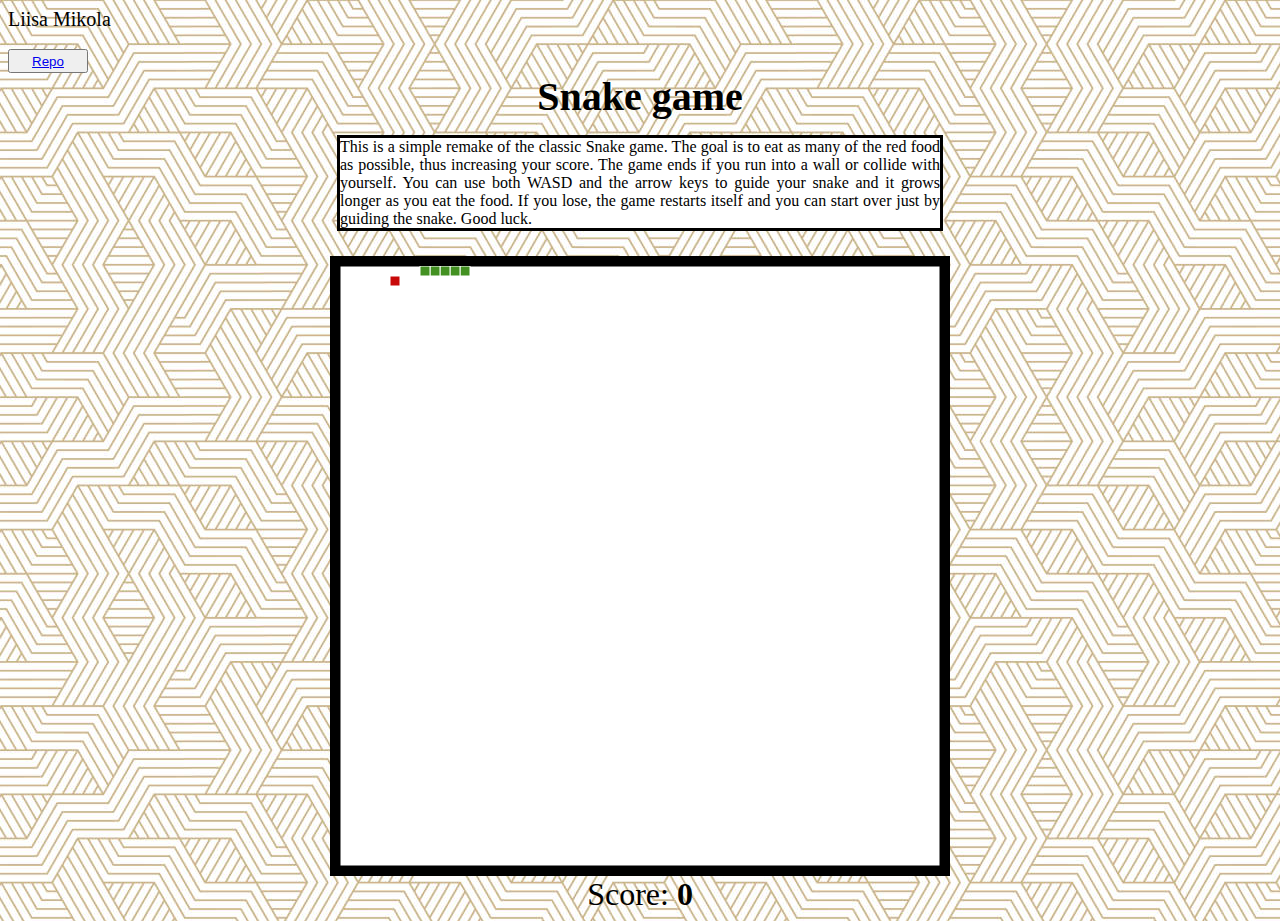
<file: 2-kodutoo/index.html>
<!DOCTYPE html>
<html lang="en">
<head>
    <meta charset="UTF-8">
    <meta http-equiv="X-UA-Compatible" content="IE=edge">
    <meta name="viewport" content="width=device-width, initial-scale=1.0">
    <title>Snake game</title>
    <link rel="stylesheet" href="style.css">
</head>
<body>
    <div>
        <span id="name">Liisa Mikola</span>
        <br>
        <br>
        <button><a href="https://github.com/liismik/2-kodutoo">Repo</a></button>
        <h1>Snake game</h1>
        <div id="guide">
        <span>
            This is a simple remake of the classic Snake game. 
            The goal is to eat as many of the red food as possible, thus increasing your score. 
            The game ends if you run into a wall or collide with yourself. 
            You can use both WASD and the arrow keys to guide your snake and it grows longer as you eat the food.
            If you lose, the game restarts itself and you can start over just by guiding the snake. Good luck.
        </span>
        </div>
        <div id="container">
            <canvas id="canvas" width="600" height="600"></canvas>
            <span>Score: <b id="score">0</b></span>
        </div>
    </div>
    <script src="https://ajax.googleapis.com/ajax/libs/jquery/3.5.1/jquery.min.js"></script>
    <script src="script.js"></script>
</body>
</html>
</file>
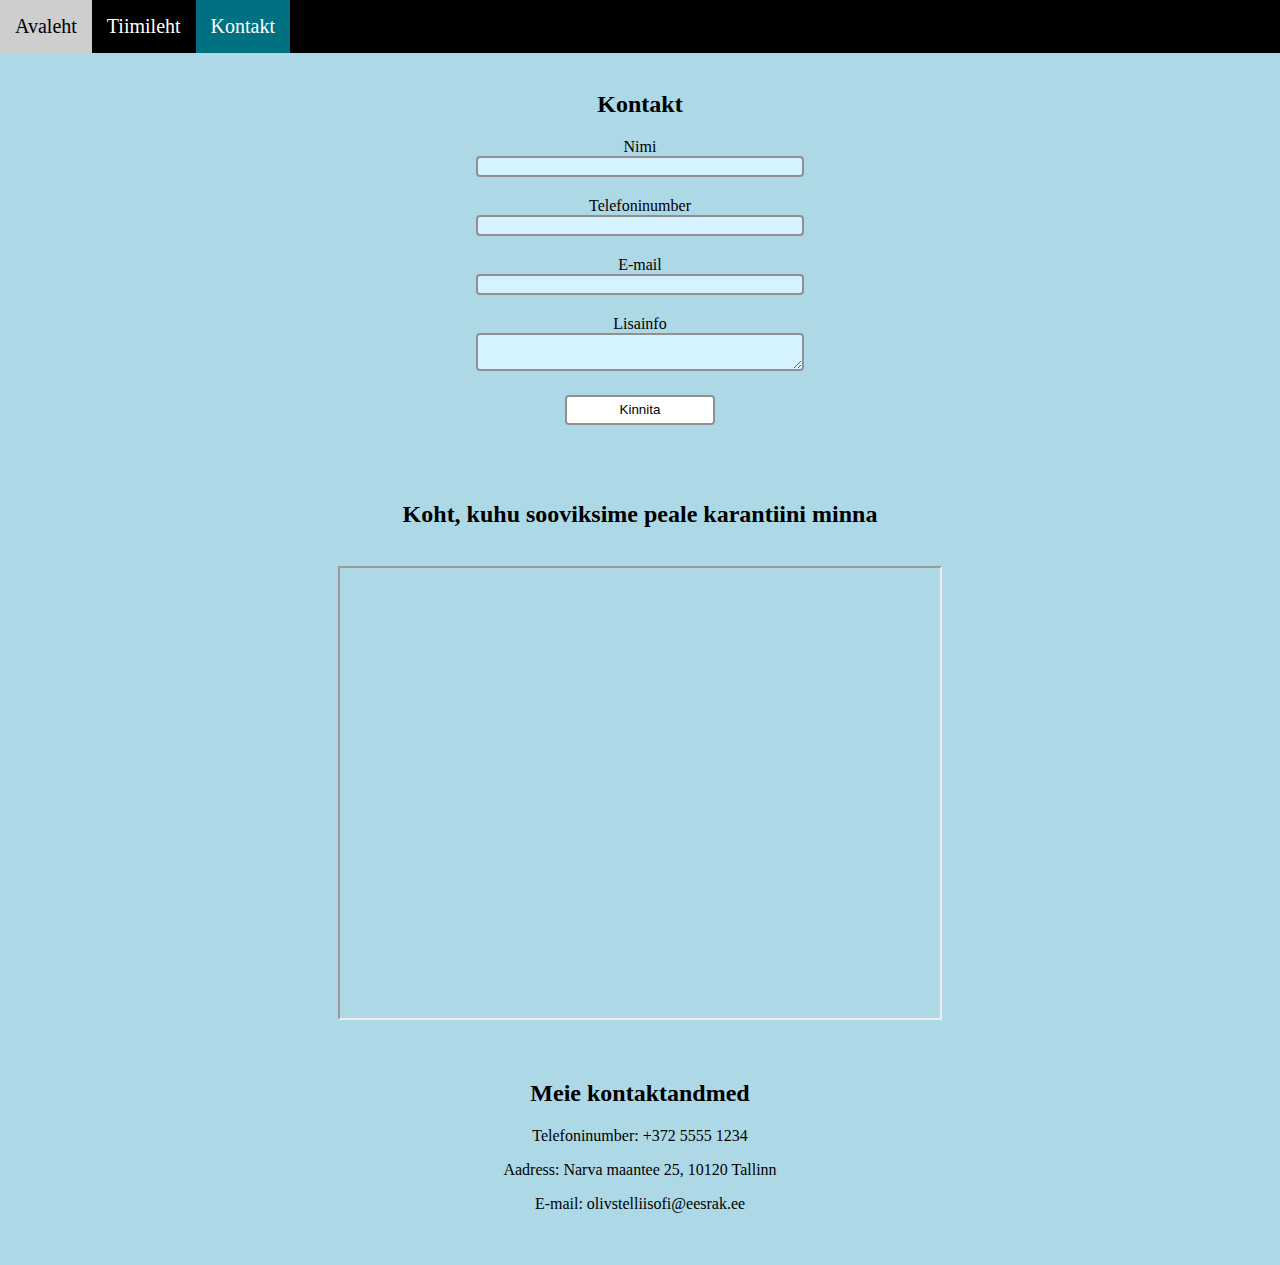
<file: 1-grupitoo/contactpage.html>
<!DOCTYPE html>
<html lang="en">
<head>
    <meta charset="UTF-8">
    <meta http-equiv="X-UA-Compatible" content="IE=edge">
    <meta name="viewport" content="width=device-width, initial-scale=1.0">
    <title>Kontakt</title>
    <link rel="stylesheet" href="contactpage.css">
    <link rel="stylesheet" href="menu.css">
    <script src="contactpage.js"></script>
    <script src="https://ajax.googleapis.com/ajax/libs/jquery/3.3.1/jquery.min.js"></script>
</head>
<body>
    <div class="menu" id="menuID">
        <a href="mainpage.html">Avaleht</a>
        <a href="team.html">Tiimileht</a>
        <a href="contactpage.html" class="active">Kontakt</a>
    </div>
    <div>
        <br>
        <h2>Kontakt</h2>
        <div class="error" id="div_error"></div>
        <div class="success"></div>
        <form id="user_info" method="post" action="" onsubmit="return formValidation()">
            <div id="user_cell">
                <label for="name">Nimi</label>
                <br>
                <input type="text" id="name" name="name"></input>
            </div>
            <div id="user_cell">        
                <label for="tel">Telefoninumber</label>
                <br>
                <input type="tel" id="tel" name="tel"></input>
            </div>
            <div id="user_cell">
                <label for="email">E-mail</label>
                <br>
                <input type="email" id="email" name="email"></label>
            </div>
            <div id="user_cell">
                <label for="textbox">Lisainfo</label>
                <br>
                <textarea id="textarea" name="textarea" form="user"></textarea>
            </div>
            <div id="user_cell">
                <button id="user_submit" type="submit">Kinnita</button>
            </div>
        </form>
    </div>
    <div id="map">
        <br>
        <br>
        <h2>Koht, kuhu sooviksime peale karantiini minna</h2>
        <br>
        <iframe src="https://www.google.com/maps/embed?pb=!1m18!1m12!1m3!1d414895.2111496369!2d139.46068054017593!3d35.667919120148376!2m3!1f0!2f0!3f0!3m2!1i1024!2i768!4f13.1!3m3!1m2!1s0x60188b857628235d%3A0xcdd8aef709a2b520!2zVMWNa3nFjSwgVMWNa3nFjSBwcmVmZWt0dXVyLCBKYWFwYW4!5e0!3m2!1set!2see!4v1619098098312!5m2!1set!2see" width="600" height="450" allowfullscreen="" loading="lazy"></iframe>
    </div>
    <div id="contact">
        <br>
        <br>
        <h2>Meie kontaktandmed</h2>
        <p>Telefoninumber: +372 5555 1234</p>
        <p>Aadress: Narva maantee 25, 10120 Tallinn</p>
        <p>E-mail: olivstelliisofi@eesrak.ee</p>
        <br>
        <br>
    </div>
</body>
</html>
</file>
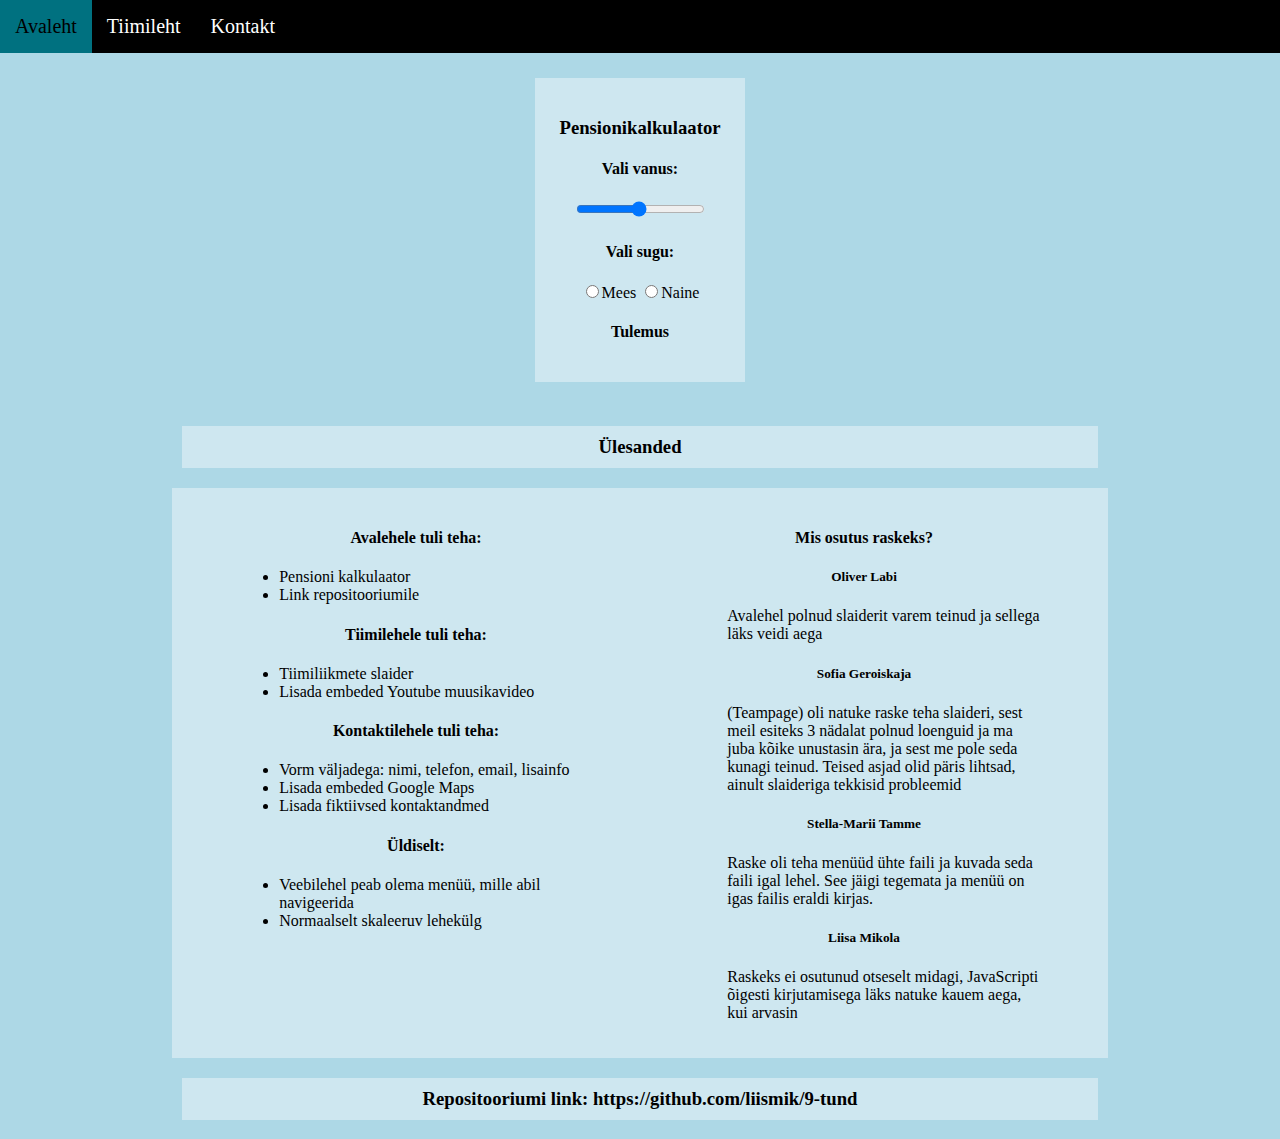
<file: 1-grupitoo/mainpage.html>
<!DOCTYPE html>
<html lang="en">
<head>
    <meta charset="UTF-8">
    <meta http-equiv="X-UA-Compatible" content="IE=edge">
    <meta name="viewport" content="width=device-width, initial-scale=1.0">
    <script src="https://code.jquery.com/jquery-3.6.0.js" integrity="sha256-H+K7U5CnXl1h5ywQfKtSj8PCmoN9aaq30gDh27Xc0jk=" crossorigin="anonymous"></script>
    <link rel="stylesheet" href="mainpage.css">
    <link rel="stylesheet" href="menu.css">
    <script src="mainpage.js" defer></script>
    <title>Avaleht</title>
</head>
<body>
    <div class="menu" id="menuID">
        <a href="mainpage.html" class="active">Avaleht</a>
        <a href="team.html">Tiimileht</a>
        <a href="contactpage.html">Kontakt</a>
    </div>
    <div id="mainPage">
        <div id="ageSliderBox">
            <h3>Pensionikalkulaator</h3>
            <h4>Vali vanus:</h4>
            <div id="age"></div>
            <input type="range" min="1" max="100" value="50" id="ageRange">
            <h4>Vali sugu:</h4>
            <div id="gender">
                <input type="radio" name="gender" value="male">Mees
                <input type="radio" name="gender" value="female">Naine
            </div>
            <h4>Tulemus</h4>
            <div id="resultText"></div>
            <div id="resultNumber"></div>
        </div>
        <div id="exerciseTitle"><h3>Ülesanded</h3></div>
        <div id="exercises">
            <div id="exerciseList">
                <div id="frontPageExercises">
                    <h4>Avalehele tuli teha:</h4>
                    <ul>
                        <li>Pensioni kalkulaator</li>
                        <li>Link repositooriumile</li>
                    </ul>
                </div>
                <div id="teamPageExercises">
                    <h4>Tiimilehele tuli teha:</h4>
                    <ul>
                        <li>Tiimiliikmete slaider</li>
                        <li>Lisada embeded Youtube muusikavideo</li>
                    </ul>
                </div>
                <div id="contactPageExercises">
                    <h4>Kontaktilehele tuli teha:</h4>
                    <ul>
                        <li>Vorm väljadega: nimi, telefon, email, lisainfo</li>
                        <li>Lisada embeded Google Maps</li>
                        <li>Lisada fiktiivsed kontaktandmed</li>
                    </ul>
                </div>
                <div id="overallExercises">
                    <h4>Üldiselt:</h4>
                    <ul>
                        <li>Veebilehel peab olema menüü, mille abil navigeerida</li>
                        <li>Normaalselt skaleeruv lehekülg</li>
                    </ul>
                </div>
            </div>
            <div id="hardExerciseList">
                <h4>Mis osutus raskeks?</h4>
                <h5>Oliver Labi</h5>
                <ul>
                    <p>Avalehel polnud slaiderit varem teinud ja sellega läks veidi aega</p>
                </ul>
                <h5>Sofia Geroiskaja</h5>
                <ul>
                    <p>(Teampage) oli natuke raske teha slaideri, sest meil esiteks 3 nädalat polnud loenguid ja ma juba kõike unustasin ära, ja sest me pole seda kunagi teinud. Teised asjad olid päris lihtsad, ainult slaideriga tekkisid probleemid</p>
                </ul>
                <h5>Stella-Marii Tamme</h5>
                <ul>
                    <p>Raske oli teha menüüd ühte faili ja kuvada seda faili igal lehel. See jäigi tegemata ja menüü on igas failis eraldi kirjas.</p>
                </ul>
                <h5>Liisa Mikola</h5>
                <ul>
                    <p>Raskeks ei osutunud otseselt midagi, JavaScripti õigesti kirjutamisega läks natuke kauem aega, kui arvasin</p>
                </ul>
            </div>
        </div>
        <div id="repoLink"><h3>Repositooriumi link: https://github.com/liismik/9-tund</h3></div>
        
    </div>
</body>
</html>
</file>
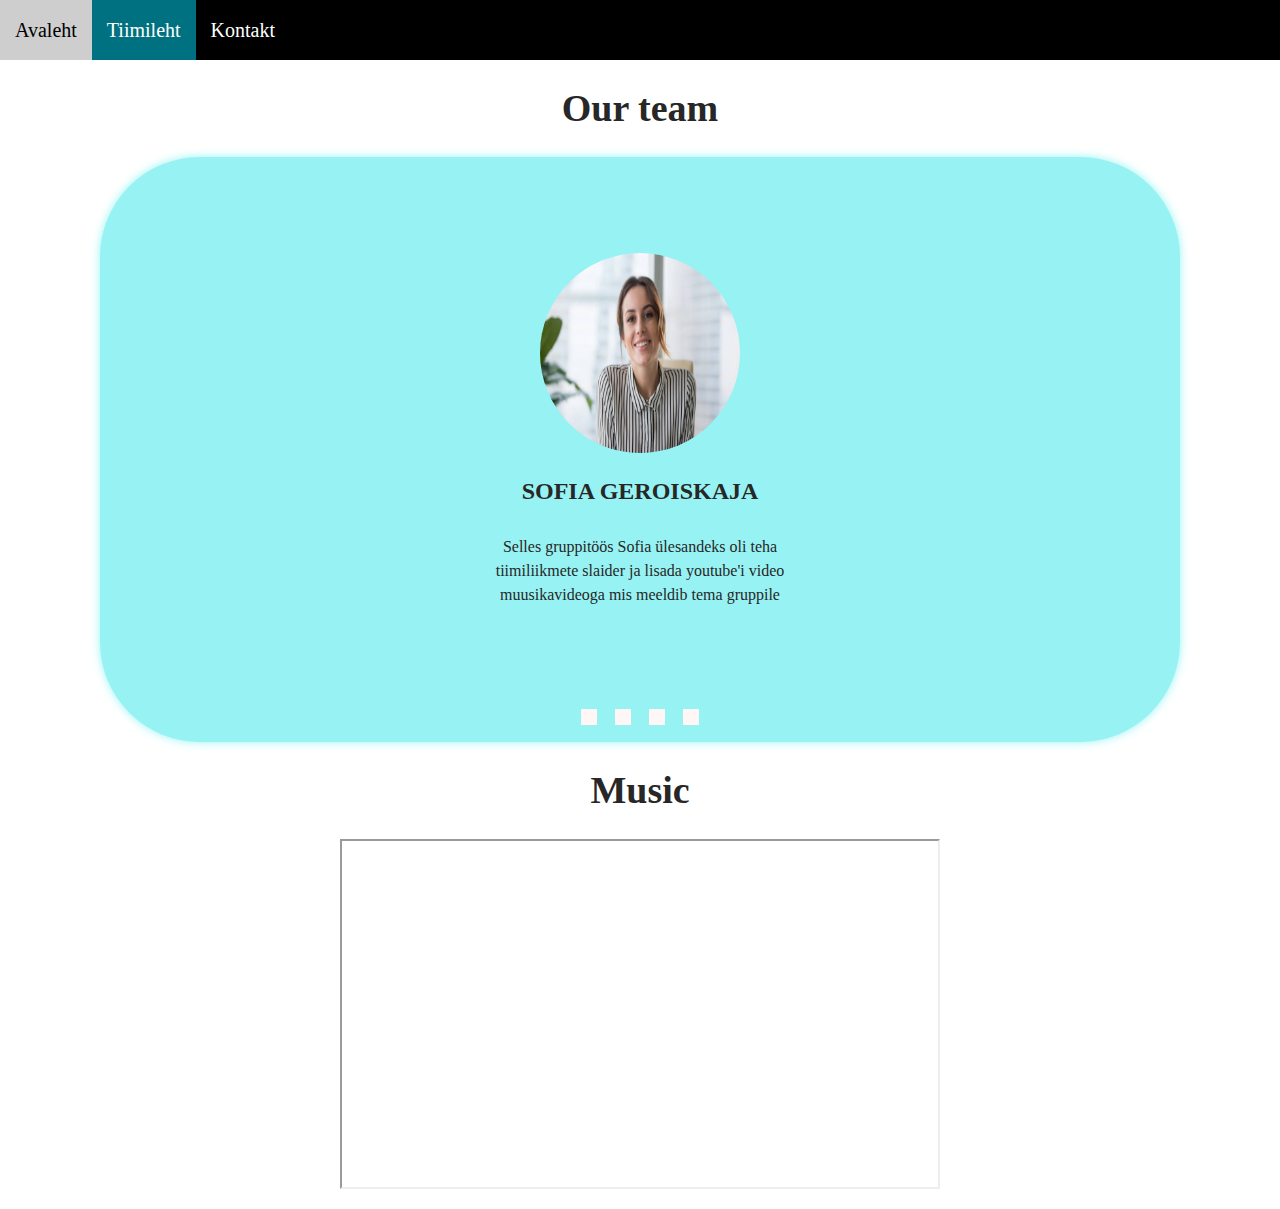
<file: 1-grupitoo/team.html>
<!DOCTYPE html>
<html lang="en">
<head>
  <meta charset="UTF-8">
  <meta http-equiv="X-UA-Compatible" content="IE=edge">
  <meta name="viewport" content="width=device-width, initial-scale=1.0">
  <link rel="stylesheet" href="team.css">
  <link rel="stylesheet" href="menu.css">
  <title>Our team</title>
</head>
<body>
  <div class="menu" id="menuID">
    <a href="mainpage.html">Avaleht</a>
    <a href="team.html" class="active">Tiimileht</a>
    <a href="contactpage.html">Kontakt</a>
  </div>
  <h1>Our team</h1>
  <div class="wrapper">
    <input type="radio" name="slider" title="slide1" checked="checked" class="btn"/>
    <input type="radio" name="slider" title="slide2" class="btn"/>
    <input type="radio" name="slider" title="slide3" class="btn"/>
    <input type="radio" name="slider" title="slide4" class="btn"/>
    <div class="slider">
      <div class="slide">
        <img src="113.jpg" alt="Esimene">
        <h2 class="name">Sofia Geroiskaja</h2>
        <p class="info">Selles gruppitöös Sofia ülesandeks oli teha tiimiliikmete slaider ja lisada youtube'i video muusikavideoga mis meeldib tema gruppile</p>
      </div>
      <div class="slide">
        <img src="114.jpg" alt="Teine">
        <h2 class="name">Liisa Mikola</h2>
        <p class="info">Olen 20 aastane neiu, kes õpib ülikoolis informaatikat ning töötab Front-End arendajana Jaapanis asuvas firmas Zunda Inc. Tegelen igapäevaselt arvutite ning arvutimängudega.</p>
      </div>
      <div class="slide">
        <img src="11.jpg" alt="Kolmas">
        <h2 class="name">Oliver Labi</h2>
        <p class="info">Ma olen 20 aastane informaatika üliõpilane Rakverest. Mind on terve elu huvitanud arvutisüsteemid ning nende võimalused. Olen positiivne ning optimistlik ja näen, et informaatika eriala on täpselt õige valik tulevikuks.</p>
      </div>
      <div class="slide">
        <img src="112.jpg" alt="Neljas">
        <h2 class="name">Stella-Marii Tamme</h2>
        <p class="info">Stella-Marii ülesandeks selles grupitöös oli teha menüü, mille abil lehtede vahel navigeerida.</p>
      </div>
    </div>
  </div>

  <h1>Music</h1>
  <div class="y_video">
  <iframe src="https://www.youtube.com/embed/sTKhsuz52Q8">
  </iframe>
  </div>
</body>
</html>
</file>
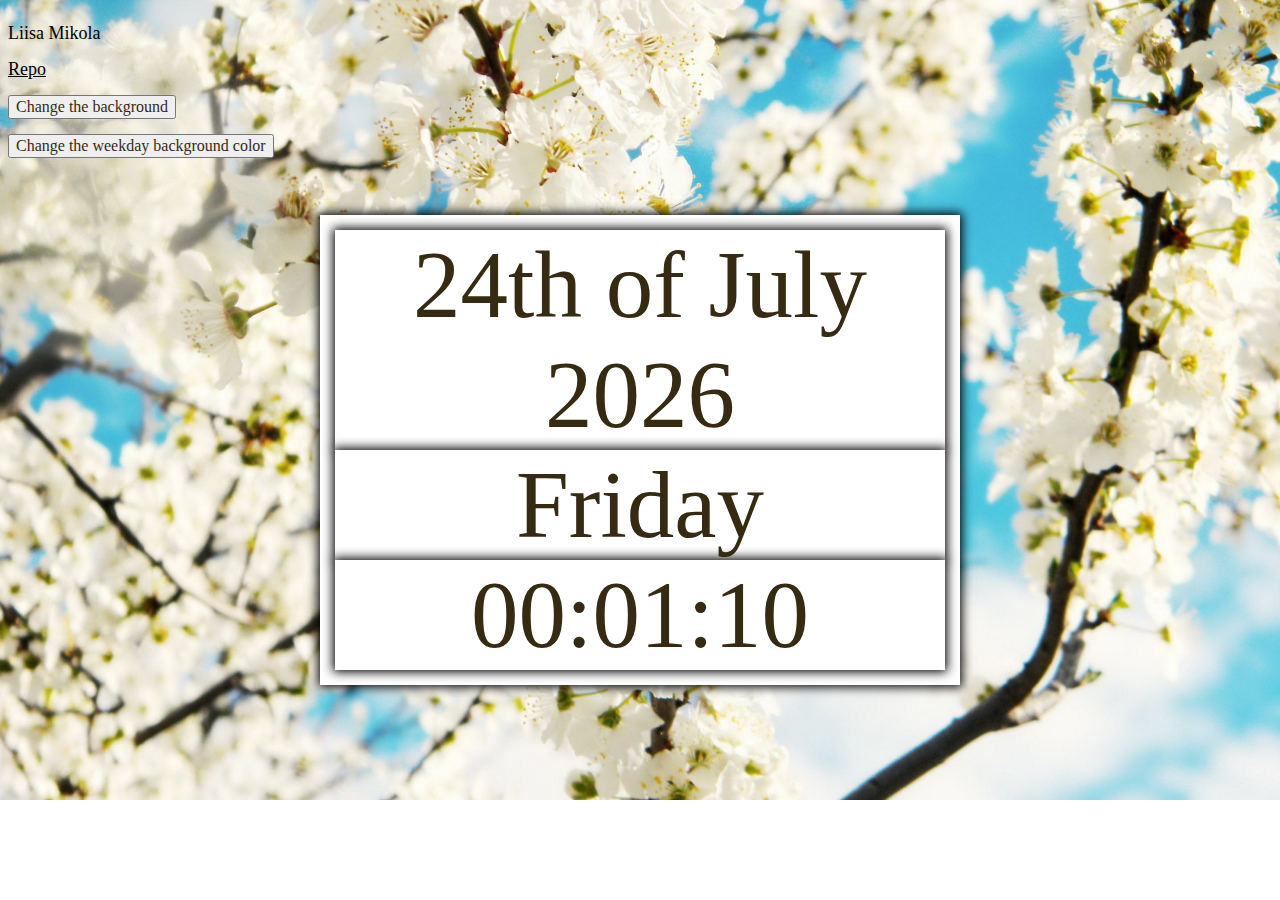
<file: 1-kodutoo/homework.html>
<!DOCTYPE html>
<html lang="en">
<head>
    <meta charset="UTF-8">
    <meta http-equiv="X-UA-Compatible" content="IE=edge">
    <meta name="viewport" content="width=device-width, initial-scale=1.0">
    <script src="homework.js" defer></script>
    <link rel="stylesheet" href="styling.css">
    <title>Homework</title>
</head>
<body id="main">
    <span id="author" title="Author of the webpage">Liisa Mikola</span>
    <br>
    <br>
    <a id="repo" href="https://github.com/liismik/1-kodutoo">Repo</a>
    <div id="content">
        <div id="date"><span id="day"></span><span id="month"></span> <span id="year"></span></div>
        <div id="weekday"><span id="weekday"></span></div>
        <div id="clock"><span id="hours"></span>:<span id="minutes"></span>:<span id="seconds"></span></div>
    </div>
    <br>
    <br>
    <button id="button1">Change the background</button>
    <button id="button2">Change the weekday background color</button>
</body>
</html>
</file>
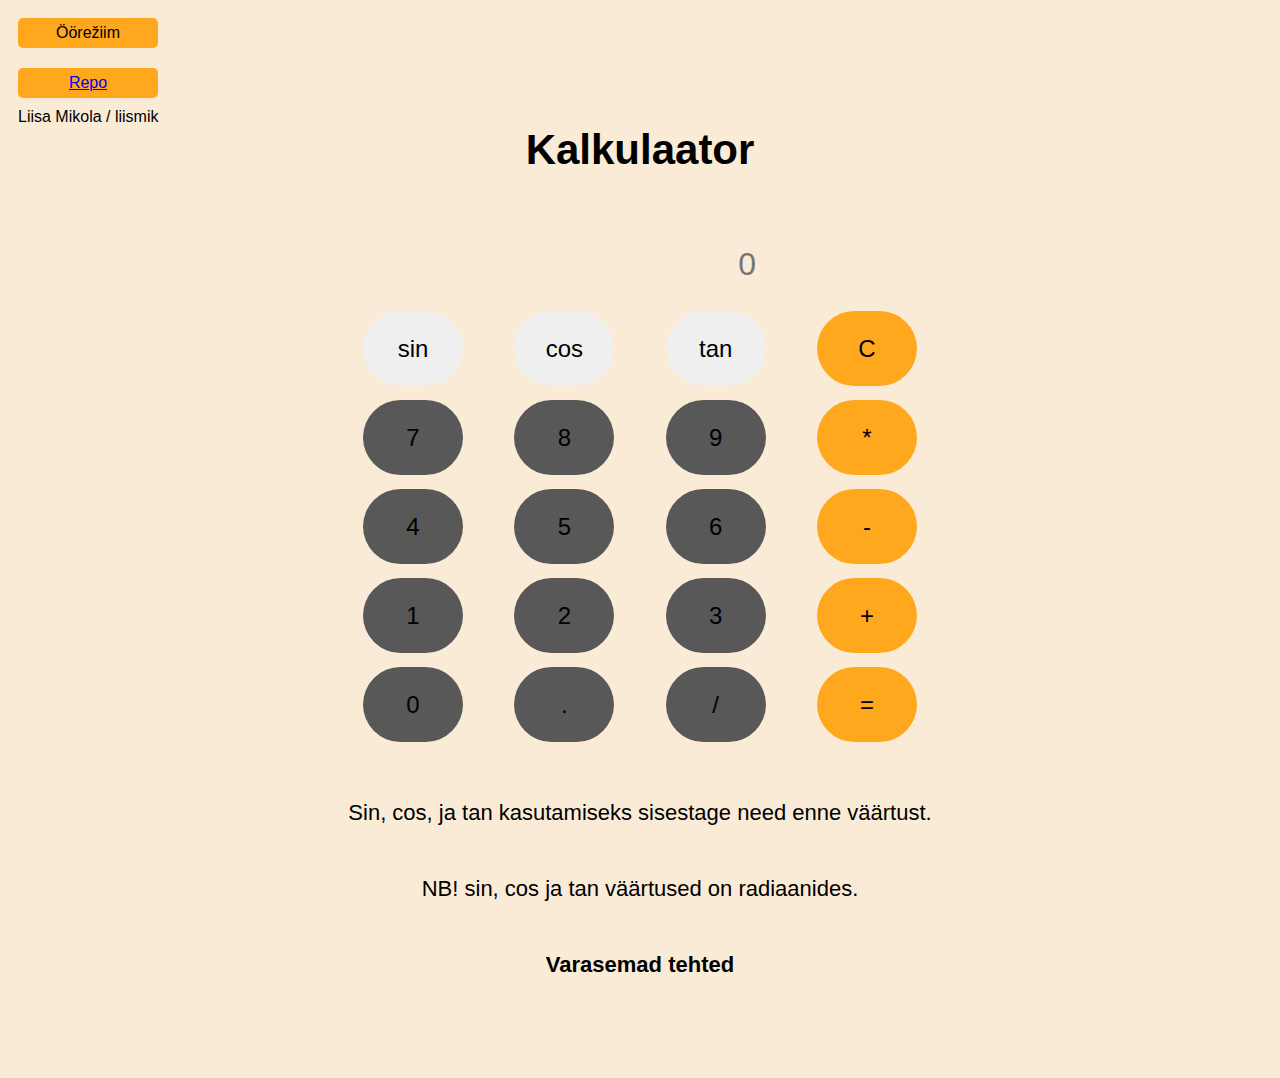
<file: 3-kodutoo/main.html>
<html lang="en">
<head>
    <meta charset="UTF-8">
    <meta http-equiv="X-UA-Compatible" content="IE=edge">
    <meta name="viewport" content="width=device-width, initial-scale=1.0">
    <script src="script.js" defer></script>
    <link rel="stylesheet" href="style.css">
    <title>Kalkulaator</title>
</head>
<body id="main">
    <button id="regime" onclick="dayNightRegime()">Öörežiim</button>
    <br>
    <button id="repo"><a href="https://github.com/liismik/3_kodutoo">Repo</a></button>
    <br>
    <a id="name">Liisa Mikola / liismik</a>
    <h1 id="title">Kalkulaator</h1>
    <table>
        <tr>
            <td colspan="3"><input type="text" id="output" disabled placeholder="0"/></td>
        </tr>
        <tr>
            <td><input id="cbsin" type="button" value="sin" onclick="buttonClick('sin')" /></td>
            <td><input id="cbcos" type="button" value="cos" onclick="buttonClick('cos')" /></td>
            <td><input id="cbtan" type="button" value="tan" onclick="buttonClick('tan')" /></td>
            <td><input type="button" id="cbC" value="C" onclick="clr()"/> </td>
        </tr>
        <tr>
            <td><input id="cb7" type="button" value="7" onclick="buttonClick('7')" /></td>
            <td><input id="cb8" type="button" value="8" onclick="buttonClick('8')" /></td>
            <td><input id="cb9" type="button" value="9" onclick="buttonClick('9')" /></td>
            <td><input id="cbti" type="button" value="*" onclick="buttonClick('*')" /></td>
        </tr>
        <tr>
            <td><input id="cb4" type="button" value="4" onclick="buttonClick('4')" /></td>
            <td><input id="cb5" type="button" value="5" onclick="buttonClick('5')" /></td>
            <td><input id="cb6" type="button" value="6" onclick="buttonClick('6')" /></td>
            <td><input id="cbmi" type="button" value="-" onclick="buttonClick('-')" /></td>
        </tr>
        <tr>
            <td><input id="cb1" type="button" value="1" onclick="buttonClick('1')" /></td>
            <td><input id="cb2" type="button" value="2" onclick="buttonClick('2')" /></td>
            <td><input id="cb3" type="button" value="3" onclick="buttonClick('3')" /></td>
            <td><input id="cbpl" type="button" value="+" onclick="buttonClick('+')" /></td>
        </tr>
        <tr>
            <td><input id="cb0" type="button" value="0" onclick="buttonClick('0')" /></td>
            <td><input id="cbdo" type="button" value="." onclick="buttonClick('.')" /></td>
            <td><input id="cbdi" type="button" value="/" onclick="buttonClick('/')" /></td>
            <td><input id="cbeq" type="button" value="=" onclick="solve()"/> </td>
        </tr>
    </table>
    <p id="nb1">Sin, cos, ja tan kasutamiseks sisestage need enne väärtust.</p>
    <p id="nb2">NB! sin, cos ja tan väärtused on radiaanides.</p>
    <h2 id="history_title">Varasemad tehted</h2>
    <div id="history">
    </div>
</body>
</html>
</file>
<file: 2-kodutoo/style.css>
body {
    background-image: url(istockphoto-1160720443-612x612.jpg);
    background-repeat: repeat;
}

h1 {
    font-size: 40px;
    text-align: center;
    margin-top: 0px;
    margin-bottom: 15px;
}

#name {
    font-weight: 500;
    font-size: 20px;
}

button {
    height: 24px;
    width: 80px;
}

#canvas {
    display: flex;
    margin: auto;
    border: 10px solid #000000;
}

#container {
    text-align: center;
    font-size: 32px;
}

#guide {
    width: 600px;
    text-align: justify;
    margin: 0 auto;
    margin-bottom: 25px;
    background-color: #FFFFFF;
    border: 3px solid #000000;
}
</file>
<file: 1-grupitoo/contactpage.css>
body {
    background-color: lightblue;
    margin: 0px;
}

div {
    text-align: center;
}

#name, #tel, #email, #textarea {
    width: 25%;
    border: 2px solid rgb(144, 144, 144);
    background-color: rgb(213, 242, 255);
    border-radius: 4px;
}

#user_cell {
    margin-top: 20px;
    margin-bottom: 20px;
}

#user_submit {
    width: 150px;
    height: 30px;
    border: 2px solid rgb(144, 144, 144);
    background-color: rgb(255, 255, 255);
    border-radius: 4px;
}

#div_error {
    color: red;
}
</file>
<file: 1-grupitoo/menu.css>
.menu{
    background-color: black;
    overflow: hidden;
}
.menu a{
    float: left;
    display: block;
    color: white;
    text-align: center;
    padding: 15px;
    font-size: 20px;
    text-decoration: none;
}
.menu :hover{
    background-color: #cecece;
    color: black;
}
.menu a.active{
    background-color: rgb(0, 113, 128);
}
</file>
<file: 1-grupitoo/mainpage.css>
body{
    background-color:lightblue;
    margin: 0;
    padding: 0;
}

ul{
    width: 70%;
    margin: auto;
}

#mainPage{
    display:flex;
    justify-content: center;
    align-items: center;
    flex-direction: column;
    text-align: center;
}

#ageSliderBox{
    padding: 20px;
    background: rgba(255,255,255,0.4);
    width: 170px;
    margin: 25px auto;
}

#exercises{
    text-align: left;
    display:flex;
    flex-wrap: wrap;
    flex-direction: row;
    padding: 20px;
    background: rgba(255,255,255,0.4);
    width: 70vw;
    margin: 1px auto;
}

#exercises h4{
    text-align: center;
}


#exerciseList{
    flex-grow: 1;
    width: 50%;
}

#hardExerciseList{
    width: 50%;
}

#hardExerciseList h5{
    text-align: center;
}

#exerciseTitle h3{
    text-align: center;
    background: rgba(255,255,255,0.4);
    width: 70vw;
    padding: 10px;
}

#repoLink h3{
    text-align: center;
    background: rgba(255,255,255,0.4);
    width: 70vw;
    padding: 10px;
}

.menu{
    top: 0;
    display: absolute;
    background-color: black;
    overflow: hidden;
}
.menu a{
    float: left;
    display: block;
    color: white;
    text-align: center;
    padding: 15px;
    font-size: 20px;
    text-decoration: none;
}
.menu :hover{
    background-color: #cecece;
    color: black;
}
.menu a.active{
    background-color: rgb(0, 113, 128);
}

@media only screen and (max-width: 800px) {
    #exercises{
        display:flex;
        justify-content: center;
        align-items: center;
        flex-direction: column;
        padding: 20px;
        background: rgba(255,255,255,0.4);
        width: 70vw;
    }
  }
</file>
<file: 1-grupitoo/team.css>
*, *:before, *:after {
  box-sizing: border-box;
}

html, body {
  height: 100%;
}

body {
  color: rgb(39, 39, 39);
  font-family:Georgia, 'Times New Roman', Times, serif;
  line-height: 1.5;
  margin: 0px;
}

h1, h2, p{
  color: rgb(39, 39, 39);
  text-align: center;
}

iframe {
  width: 600px;
  height: 350px;
  margin-left: auto;
  margin-right: auto;
  display: block
}

.y_video{
  padding-bottom: 20px;
}

h1{
  font-size: 38px;
  margin-top: 20px;
  margin-bottom: 20px;
}

img{
  width: 200px;
  height: 200px;
  border-radius: 100px;
  margin-top: -30px;
  box-shadow: 0 0 2px rgb(151, 243, 243);
}

.wrapper {
  height: 65%;
  background-color: rgb(151, 243, 243);
  border-radius: 100px;
  margin-left: 100px;
  margin-right: 100px;
  position: relative;
  overflow: hidden;
  display: flex;
  flex-flow: row nowrap;
  align-items: flex-end;
  justify-content: center;
  box-shadow: 0 0 10px rgb(151, 243, 243);
}

.btn {
  width: 10px;
  height: 10px;
  margin: 20px 12px;
  z-index: 10;
  cursor: pointer;
  outline: 8px solid rgb(255, 246, 246);
  outline-offset: -6px;
}


.btn:checked {
  animation: check 0.4s linear forwards;
}
.btn:checked:nth-of-type(1) ~ .slider{
  left: 0%;
}
.btn:checked:nth-of-type(2) ~ .slider {
  left: -100%;
}
.btn:checked:nth-of-type(3) ~ .slider{
  left: -200%;
}
.btn:checked:nth-of-type(4) ~ .slider{
  left: -300%;
}

.slider{
  position: absolute;
  width: 400%;
  height: 100%;
  transition: left 0.4s;
  display: flex;
  flex-flow: row nowrap;
}

.slide{
  height: 100%;
  text-align: center;
  display: flex;
  flex: 1;
  flex-flow: column;
  align-items: center;
  justify-content: center;
}

.name {
  margin-top: 20px;
  margin-bottom: 10px;
  text-transform: uppercase;
}

.info {
  color: rgb(39, 39, 39);
  margin-bottom: 10px;
  max-width: 300px;
}

@keyframes check {
  50% {
    outline-color: rgb(78, 149, 151);
  }
  100% {
    outline-color: rgb(53, 103, 107);
  }
}
</file>
<file: 1-kodutoo/styling.css>
body {
    background-image: url("spring2.jpg");
    background-repeat: no-repeat;
    background-size: cover;
}

div {
    background-color: white;
    box-shadow: 0 0 10px 2px black;
}

#author, #repo {
    margin-top: 15px;
    font-size: 18px;
    float: left;
    margin-bottom: 0px;
    color: black;
}

#content {
    padding: 15px;
    font-size: 95px;
    text-align: center;
    position: absolute;
    top: 50%;
    left: 50%;
    -ms-transform: translate(-50%, -50%);
    transform: translate(-50%, -50%);
    color: #362a12;
}

button {
    color: #362a12;
    font-size: 16px;
    display: flex;
    margin-top: 15px;
}

* {
    font-family: 'Lucida Bright';
}
</file>
<file: 3-kodutoo/style.css>
body {
    background-color: antiquewhite;
}

table, h1 {
    font-size: 42px;
    font-family: 'Gill Sans', 'Gill Sans MT', 'Trebuchet MS', sans-serif;
    display: flex;
    justify-content: center;
    margin: 0px 0px 50px 0px;
    min-width: 555px;
}

#history, #history_title, #nb1, #nb2 {
    font-size: 22px;
    font-family: 'Gill Sans', 'Gill Sans MT', 'Trebuchet MS', sans-serif;
    display: flex;
    justify-content: center;
    margin-bottom: 50px;
}

#name {
    margin-left: 10px;
    font-family: 'Gill Sans', 'Gill Sans MT', 'Trebuchet MS', sans-serif;
}

#regime, #repo {
    border: none;
    border-radius: 5px;
    font-size: 16px;
    margin: 10px 0px 10px 10px;
    width: 140px;
    height: 30px;
    background-color: rgb(255, 168, 29);
}

input[type="button"]{
    border: none;
    margin: 5px 5px;
    border-radius: 50px;
    width: 100px;
    height: 75px;
    font-size: 24px;
}

#cb0, #cb1, #cb2, #cb3, #cb4, #cb5, #cb6, #cb7, #cb8, #cb9, #cbdo, #cbdi {
    background-color: rgb(88, 88, 88);
}

#cbeq, #cbpl, #cbmi, #cbti, #cbC {
    background-color: rgb(255, 168, 29);
}

#output {
    color: black;
    background-color: antiquewhite;
    border: none;
    width: 400px;
    height: 75px;
    font-size: 32px;
    text-align: right;
    margin-right: 50px;
}
</file>
